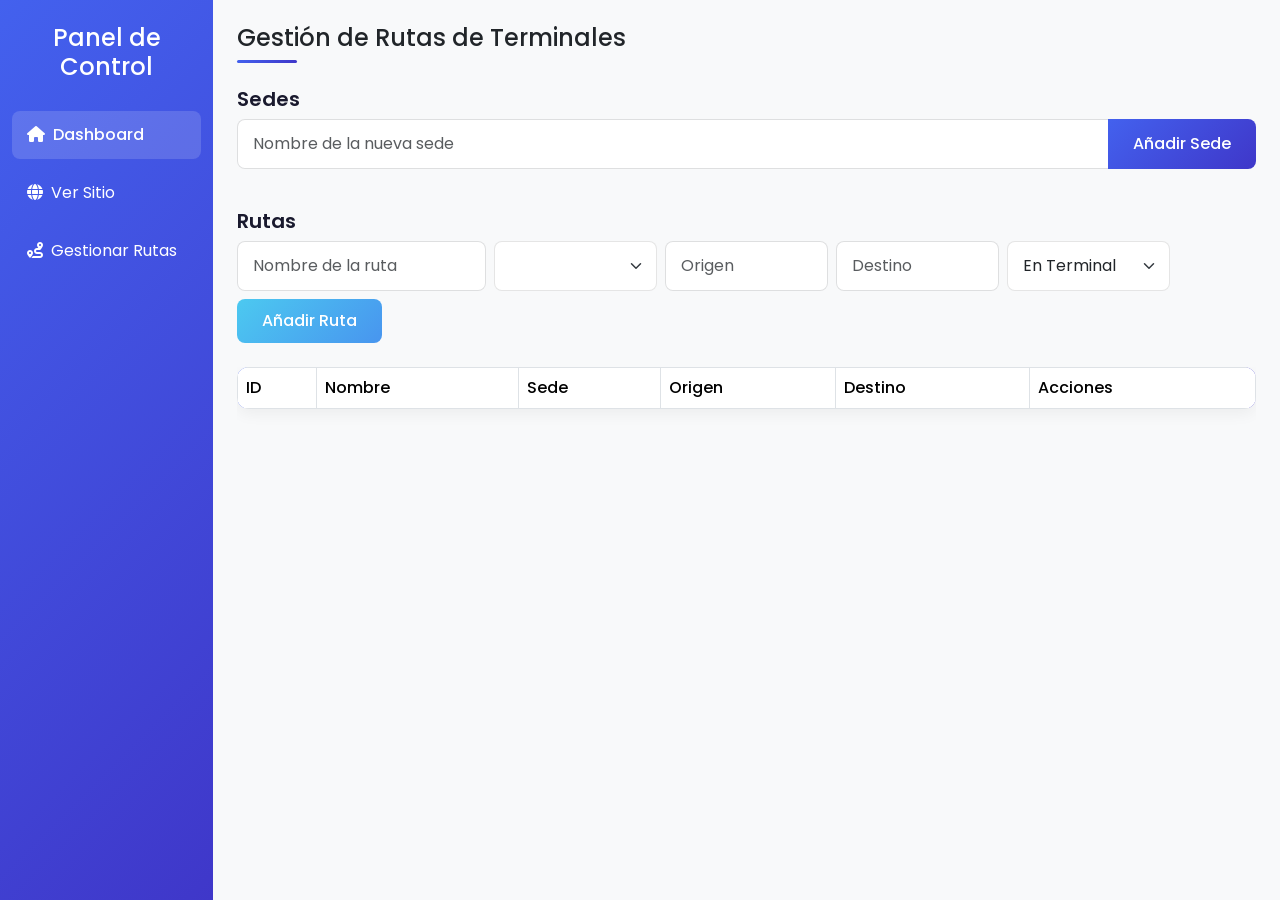
<file: DashboardAdmin.html>
<!DOCTYPE html>
<html lang="es">
  <head>
    <meta charset="UTF-8" />
    <meta name="viewport" content="width=device-width, initial-scale=1.0"/>
    <title>Dashboard de Rutas de Buses</title>
    <!-- Fuente Poppins -->
    <link href="https://fonts.googleapis.com/css2?family=Poppins:wght@300;400;500;600;700&display=swap" rel="stylesheet">
    <!-- Bootstrap Icons -->
    <link rel="stylesheet" href="https://cdn.jsdelivr.net/npm/bootstrap-icons@1.10.0/font/bootstrap-icons.css">
    <!-- Bootstrap CSS -->
    <link href="https://cdn.jsdelivr.net/npm/bootstrap@5.3.0/dist/css/bootstrap.min.css" rel="stylesheet"/>
    <link rel="stylesheet" href="https://cdnjs.cloudflare.com/ajax/libs/font-awesome/6.4.0/css/all.min.css">
    <style>
      :root {
        --primary-color: #4361ee;
        --secondary-color: #3f37c9;
        --accent-color: #4cc9f0;
        --dark-color: #1a1a2e;
        --light-color: #f8f9fa;
      }
  
      body {
        font-family: 'Poppins', sans-serif;
        scroll-behavior: smooth;
        background-color: var(--light-color);
      }
  
      /* Sidebar estilizado */
      #sidebar {
        background: linear-gradient(135deg, var(--primary-color), var(--secondary-color));
        box-shadow: 4px 0 18px rgba(0, 0, 0, 0.1);
        min-height: 100vh;
      }
  
      .nav-link {
        padding: 12px 15px;
        margin: 5px 0;
        border-radius: 8px;
        transition: all 0.3s ease;
      }
  
      .nav-link.active {
        background: rgba(255, 255, 255, 0.15);
        font-weight: 500;
      }
  
      .nav-link:hover:not(.active) {
        background: rgba(255, 255, 255, 0.1);
      }
  
      /* Main content */
      main {
        background-color: var(--light-color);
        padding-top: 2rem !important;
      }
  
      h2, h5 {
        color: var(--dark-color);
        font-weight: 600;
      }
  
      h2 {
        position: relative;
        padding-bottom: 10px;
      }
  
      h2::after {
        content: '';
        position: absolute;
        bottom: 0;
        left: 0;
        width: 60px;
        height: 3px;
        background: linear-gradient(135deg, var(--primary-color), var(--secondary-color));
        border-radius: 2px;
      }
  
      /* Cards */
      .sede-card {
        background: white;
        border-radius: 12px;
        padding: 20px;
        box-shadow: 0 5px 15px rgba(0, 0, 0, 0.05);
        transition: all 0.3s ease;
        border: 1px solid rgba(0, 0, 0, 0.03);
        border-left: 4px solid var(--primary-color);
        margin-bottom: 20px;
      }
  
      .sede-card:hover {
        transform: translateY(-5px);
        box-shadow: 0 8px 25px rgba(0, 0, 0, 0.1);
      }
  
      /* Botones */
      .btn-primary {
        background: linear-gradient(135deg, var(--primary-color), var(--secondary-color));
        border: none;
        font-weight: 500;
        padding: 10px 25px;
        border-radius: 8px;
      }
  
      .btn-primary:hover {
        background: linear-gradient(135deg, var(--secondary-color), var(--primary-color));
        transform: translateY(-2px);
        box-shadow: 0 5px 15px rgba(67, 97, 238, 0.3);
      }
  
      .btn-success {
        background: linear-gradient(135deg, #4cc9f0, #4895ef);
        border: none;
        font-weight: 500;
        padding: 10px 25px;
        border-radius: 8px;
      }
  
      .btn-success:hover {
        background: linear-gradient(135deg, #4895ef, #4cc9f0);
        transform: translateY(-2px);
        box-shadow: 0 5px 15px rgba(76, 201, 240, 0.3);
      }
  
      /* Formularios */
      .form-control, .form-select {
        padding: 12px 15px;
        border-radius: 8px;
        border: 1px solid rgba(0, 0, 0, 0.1);
      }
  
      .form-control:focus, .form-select:focus {
        border-color: var(--primary-color);
        box-shadow: 0 0 0 0.25rem rgba(67, 97, 238, 0.25);
      }
  
      /* Tabla */
      .table {
        border-radius: 12px;
        overflow: hidden;
        box-shadow: 0 5px 15px rgba(0, 0, 0, 0.05);
      }
  
      .table thead {
        background: linear-gradient(135deg, var(--primary-color), var(--secondary-color));
        color: white;
      }
  
      .table th {
        font-weight: 500;
      }
  
      .table-hover tbody tr:hover {
        background-color: rgba(67, 97, 238, 0.05);
      }
  
      /* Animaciones */
      @keyframes fadeIn {
        from { opacity: 0; transform: translateY(20px); }
        to { opacity: 1; transform: translateY(0); }
      }
  
      .animate-fadeIn {
        animation: fadeIn 0.8s ease forwards;
      }
  
      .delay-1 { animation-delay: 0.2s; }
      .delay-2 { animation-delay: 0.4s; }
      .delay-3 { animation-delay: 0.6s; }
    </style>
  </head>
<body>
  <div class="container-fluid">
    <div class="row">
      <!-- Sidebar -->
      <nav id="sidebar" class="col-md-3 col-lg-2 d-md-block sidebar collapse">
        <div class="position-sticky pt-4">
          <div class="text-center mb-4">
            <h4 class="text-white">Panel de Control</h4>
          </div>
          <ul class="nav flex-column">
            <li class="nav-item">
              <a class="nav-link active text-white" href="DashboardAdmin.html">
                <i class="fas fa-home me-2"></i>Dashboard
              </a>
            </li>
            <li class="nav-item">
              <a class="nav-link text-white" href="index.html">
                <i class="fas fa-globe me-2"></i>Ver Sitio
              </a>
            </li>
            <li class="nav-item">
              <a class="nav-link text-white" href="Rutas.html">
                <i class="fas fa-route me-2"></i>Gestionar Rutas
              </a>
            </li>
          </ul>
        </div>
      </nav>

      <!-- Main content -->
      <main class="col-md-9 ms-sm-auto col-lg-10 px-md-4 py-4">
        <h2 class="h4 mb-4">Gestión de Rutas de Terminales</h2>

        <!-- Sedes -->
        <div class="mb-4">
          <h5>Sedes</h5>
          <div class="input-group mb-3">
            <input type="text" id="nuevaSede" placeholder="Nombre de la nueva sede" class="form-control"/>
            <button onclick="agregarSede()" class="btn btn-primary">Añadir Sede</button>
          </div>
          <div id="sedesContainer" class="row">
            <!-- Tarjetas de sedes dinámicas -->
          </div>
        </div>

        <!-- Rutas -->
        <div class="mb-4">
          <h5>Rutas</h5>
          <form class="row g-2" onsubmit="event.preventDefault(); agregarRuta();">
            <div class="col-md-3">
              <input type="text" id="nuevaRutaNombre" placeholder="Nombre de la ruta" class="form-control"/>
            </div>
            <div class="col-md-2">
              <select id="nuevaRutaSede" class="form-select"></select>
            </div>
            <div class="col-md-2">
              <input type="text" id="nuevaRutaOrigen" placeholder="Origen" class="form-control"/>
            </div>
            <div class="col-md-2">
              <input type="text" id="nuevaRutaDestino" placeholder="Destino" class="form-control"/>
            </div>
            <div class="col-md-2">
              <select id="estadoBus" class="form-select">
                <option value="terminal">En Terminal</option>
                <option value="encamino">En Camino</option>
                <option value="llego">Llegó</option>
              </select>
            </div>
            <div class="col-md-2">
              <button type="submit" class="btn btn-success">Añadir Ruta</button>
            </div>
          </form>
        </div>

        <!-- Tabla de rutas -->
        <div class="table-responsive">
          <table class="table table-bordered table-hover">
            <thead>
              <tr>
                <th>ID</th>
                <th>Nombre</th>
                <th>Sede</th>
                <th>Origen</th>
                <th>Destino</th>
                <th>Acciones</th>
              </tr>
            </thead>
            <tbody id="rutasTableBody">
              <!-- Aquí se renderizan las rutas -->
            </tbody>
          </table>
        </div>
      </main>
    </div>
  </div>

  <!-- Bootstrap bundle (con Popper) -->
  <script src="https://cdn.jsdelivr.net/npm/bootstrap@5.3.0/dist/js/bootstrap.bundle.min.js"></script>

  <!-- Lógica personalizada -->
  <script src="js/script.js"></script>
</body>
</html>
</file>
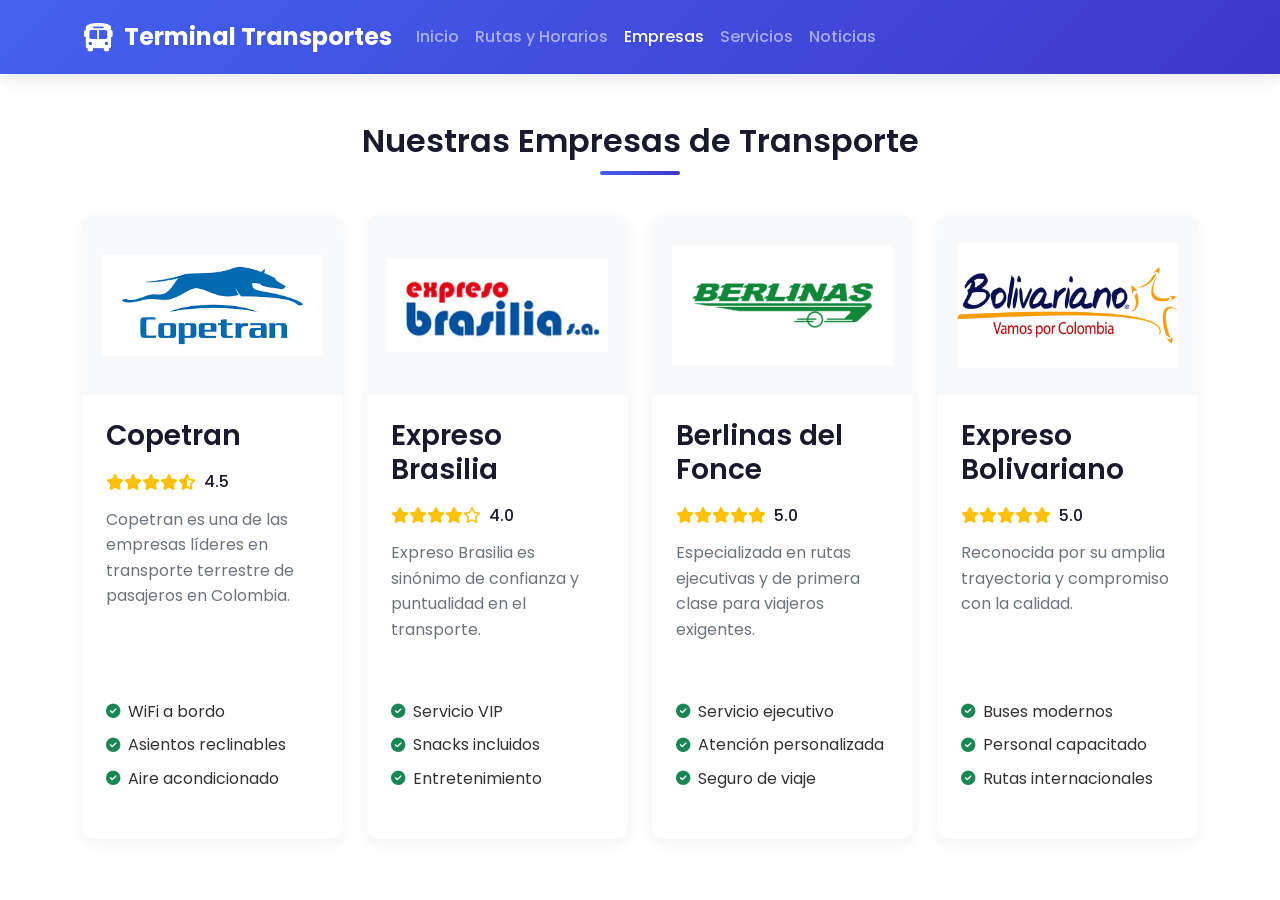
<file: empresas.html>
<!DOCTYPE html>
<html lang="es">
<head>
    <meta charset="UTF-8">
    <meta name="viewport" content="width=device-width, initial-scale=1.0">
    <title>Empresas de Transporte | Terminal Transportes</title>
    <link href="https://cdn.jsdelivr.net/npm/bootstrap@5.3.0/dist/css/bootstrap.min.css" rel="stylesheet">
    <link rel="stylesheet" href="https://cdnjs.cloudflare.com/ajax/libs/font-awesome/6.4.0/css/all.min.css">
    <link href="https://fonts.googleapis.com/css2?family=Poppins:wght@300;400;500;600;700&display=swap" rel="stylesheet">
    <style>
        /* Variables de color */
:root {
  --primary-color: #4361ee;
  --secondary-color: #3f37c9;
  --accent-color: #4cc9f0;
  --dark-color: #1a1a2e;
  --light-color: #f8f9fa;
  --success-color: #28a745;
  --warning-color: #ffc107;
  --danger-color: #dc3545;
  --gray-light: #f8f9fa;
  --gray-medium: #e9ecef;
  --gray-dark: #6c757d;
}

/* Estilos generales */
body {
  font-family: 'Poppins', sans-serif;
  scroll-behavior: smooth;
  color: #333;
  background-color: #fff;
  line-height: 1.6;
}

h1, h2, h3, h4, h5, h6 {
  font-weight: 600;
  color: var(--dark-color);
}

a {
  text-decoration: none;
  transition: all 0.3s ease;
}

/* Navbar */
.navbar {
  background: linear-gradient(135deg, var(--primary-color), var(--secondary-color));
  box-shadow: 0 4px 18px rgba(0, 0, 0, 0.1);
  padding: 0.8rem 0;
}

.navbar-brand {
  font-weight: 700;
  font-size: 1.5rem;
  display: flex;
  align-items: center;
}

.navbar-brand i {
  margin-right: 10px;
  font-size: 1.2em;
}

.nav-link {
  font-weight: 500;
  padding: 0.5rem 1rem;
  border-radius: 4px;
  transition: all 0.3s ease;
}


/* Sección de empresas */
.section-title {
  position: relative;
  padding-bottom: 15px;
  margin-bottom: 2.5rem;
  text-align: center;
}

.section-title::after {
  content: '';
  position: absolute;
  bottom: 0;
  left: 50%;
  transform: translateX(-50%);
  width: 80px;
  height: 4px;
  background: linear-gradient(135deg, var(--primary-color), var(--secondary-color));
  border-radius: 2px;
}

/* Tarjetas de empresas - Estilo imagen arriba/contenido abajo */
.company-card {
  border: none;
  border-radius: 12px;
  overflow: hidden;
  box-shadow: 0 5px 15px rgba(0, 0, 0, 0.05);
  transition: all 0.3s ease;
  margin-bottom: 1.5rem;
  height: 100%;
  background-color: #fff;
  display: flex;
  flex-direction: column;
}

.company-card:hover {
  transform: translateY(-5px);
  box-shadow: 0 10px 25px rgba(0, 0, 0, 0.1);
}

.card-img-top-container {
  height: 180px;
  overflow: hidden;
  display: flex;
  align-items: center;
  justify-content: center;
  background-color: var(--gray-light);
  padding: 20px;
}

.card-img-top-container img {
  width: 100%;
  height: 100%;
  object-fit: contain;
  transition: transform 0.3s ease;
}

.company-card:hover .card-img-top-container img {
  transform: scale(1.05);
}

.card-body {
  padding: 1.5rem;
  flex-grow: 1;
  display: flex;
  flex-direction: column;
}

.card-title {
  font-weight: 600;
  color: var(--dark-color);
  margin-bottom: 1rem;
}

.rating {
  color: var(--warning-color);
  margin-bottom: 0.75rem;
  display: flex;
  align-items: center;
}

.rating span {
  color: var(--dark-color);
  margin-left: 8px;
  font-weight: 500;
}

.card-text {
  color: var(--gray-dark);
  margin-bottom: 1rem;
  flex-grow: 1;
}

.feature-list {
  margin-top: 1rem;
  list-style: none;
  padding-left: 0;
}

.feature-list li {
  margin-bottom: 0.5rem;
  display: flex;
  align-items: center;
}

.feature-list i {
  margin-right: 8px;
  font-size: 0.9em;
}

/* Responsive */
@media (max-width: 991.98px) {
  .card-img-top-container {
    height: 160px;
  }
}

@media (max-width: 767.98px) {
  .card-img-top-container {
    height: 140px;
  }
}

@media (max-width: 575.98px) {
  .card-img-top-container {
    height: 120px;
    padding: 15px;
  }
  
  .card-body {
    padding: 1.25rem;
  }
}

/* Animaciones */
@keyframes fadeIn {
  from { opacity: 0; transform: translateY(20px); }
  to { opacity: 1; transform: translateY(0); }
}

.animate-fadeIn {
  animation: fadeIn 0.8s ease forwards;
}

.delay-1 { animation-delay: 0.2s; }
.delay-2 { animation-delay: 0.4s; }
.delay-3 { animation-delay: 0.6s; }
    </style>
</head>
<body>
    <nav class="navbar navbar-expand-lg navbar-dark bg-primary sticky-top">
        <div class="container">
            <a class="navbar-brand" href="index.html">
                <i class="fas fa-bus"></i> Terminal Transportes
            </a>
            <button class="navbar-toggler" type="button" data-bs-toggle="collapse" data-bs-target="#navbarNav">
                <span class="navbar-toggler-icon"></span>
            </button>
            <div class="collapse navbar-collapse" id="navbarNav">
                <ul class="navbar-nav me-auto">
                    <li class="nav-item">
                        <a class="nav-link" href="index.html">Inicio</a>
                    </li>
                    <li class="nav-item">
                        <a class="nav-link" href="index.html#rutas">Rutas y Horarios</a>
                    </li>
                    <li class="nav-item">
                        <a class="nav-link active" href="empresas.html">Empresas</a>
                    </li>
                    <li class="nav-item">
                        <a class="nav-link" href="index.html#servicios">Servicios</a>
                    </li>
                    <li class="nav-item">
                        <a class="nav-link" href="index.html#noticias">Noticias</a>
                    </li>
                </ul>
            </div>
        </div>
    </nav>

    <section class="py-5">
        <div class="container">
            <h2 class="section-title">Nuestras Empresas de Transporte</h2>
    
            <div class="row g-4">
                <!-- Copetran -->
                <div class="col-md-6 col-lg-3">
                    <div class="company-card animate-fadeIn">
                        <div class="card-img-top-container">
                            <img src="img/copetran.png" class="img-fluid" alt="Copetran">
                        </div>
                        <div class="card-body">
                            <h3 class="card-title">Copetran</h3>
                            <div class="rating">
                                <i class="fas fa-star"></i>
                                <i class="fas fa-star"></i>
                                <i class="fas fa-star"></i>
                                <i class="fas fa-star"></i>
                                <i class="fas fa-star-half-alt"></i>
                                <span>4.5</span>
                            </div>
                            <p class="card-text">Copetran es una de las empresas líderes en transporte terrestre de pasajeros en Colombia.</p>
                            <ul class="feature-list">
                                <li><i class="fas fa-check-circle text-success"></i> WiFi a bordo</li>
                                <li><i class="fas fa-check-circle text-success"></i> Asientos reclinables</li>
                                <li><i class="fas fa-check-circle text-success"></i> Aire acondicionado</li>
                            </ul>
                        </div>
                    </div>
                </div>
    
                <!-- Expreso Brasilia -->
                <div class="col-md-6 col-lg-3">
                    <div class="company-card animate-fadeIn delay-1">
                        <div class="card-img-top-container">
                            <img src="img/expreso-brasilia.png" class="img-fluid" alt="Expreso Brasilia">
                        </div>
                        <div class="card-body">
                            <h3 class="card-title">Expreso Brasilia</h3>
                            <div class="rating">
                                <i class="fas fa-star"></i>
                                <i class="fas fa-star"></i>
                                <i class="fas fa-star"></i>
                                <i class="fas fa-star"></i>
                                <i class="far fa-star"></i>
                                <span>4.0</span>
                            </div>
                            <p class="card-text">Expreso Brasilia es sinónimo de confianza y puntualidad en el transporte.</p>
                            <ul class="feature-list">
                                <li><i class="fas fa-check-circle text-success"></i> Servicio VIP</li>
                                <li><i class="fas fa-check-circle text-success"></i> Snacks incluidos</li>
                                <li><i class="fas fa-check-circle text-success"></i> Entretenimiento</li>
                            </ul>
                        </div>
                    </div>
                </div>
    
                <!-- Berlinas del Fonce -->
                <div class="col-md-6 col-lg-3">
                    <div class="company-card animate-fadeIn delay-2">
                        <div class="card-img-top-container">
                            <img src="img/berlinas.png" class="img-fluid" alt="Berlinas del Fonce">
                        </div>
                        <div class="card-body">
                            <h3 class="card-title">Berlinas del Fonce</h3>
                            <div class="rating">
                                <i class="fas fa-star"></i>
                                <i class="fas fa-star"></i>
                                <i class="fas fa-star"></i>
                                <i class="fas fa-star"></i>
                                <i class="fas fa-star"></i>
                                <span>5.0</span>
                            </div>
                            <p class="card-text">Especializada en rutas ejecutivas y de primera clase para viajeros exigentes.</p>
                            <ul class="feature-list">
                                <li><i class="fas fa-check-circle text-success"></i> Servicio ejecutivo</li>
                                <li><i class="fas fa-check-circle text-success"></i> Atención personalizada</li>
                                <li><i class="fas fa-check-circle text-success"></i> Seguro de viaje</li>
                            </ul>
                        </div>
                    </div>
                </div>
    
                <!-- Expreso Bolivariano -->
                <div class="col-md-6 col-lg-3">
                    <div class="company-card animate-fadeIn delay-3">
                        <div class="card-img-top-container">
                            <img src="img/bolivariano.png" class="img-fluid" alt="Expreso Bolivariano">
                        </div>
                        <div class="card-body">
                            <h3 class="card-title">Expreso Bolivariano</h3>
                            <div class="rating">
                                <i class="fas fa-star"></i>
                                <i class="fas fa-star"></i>
                                <i class="fas fa-star"></i>
                                <i class="fas fa-star"></i>
                                <i class="fas fa-star"></i>
                                <span>5.0</span>
                            </div>
                            <p class="card-text">Reconocida por su amplia trayectoria y compromiso con la calidad.</p>
                            <ul class="feature-list">
                                <li><i class="fas fa-check-circle text-success"></i> Buses modernos</li>
                                <li><i class="fas fa-check-circle text-success"></i> Personal capacitado</li>
                                <li><i class="fas fa-check-circle text-success"></i> Rutas internacionales</li>
                            </ul>
                        </div>
                    </div>
                </div>
            </div>
        </div>
    </section>

    <script src="https://cdn.jsdelivr.net/npm/bootstrap@5.3.0/dist/js/bootstrap.bundle.min.js"></script>
    <script src="js/script.js"></script>
</body>
</html>
</file>
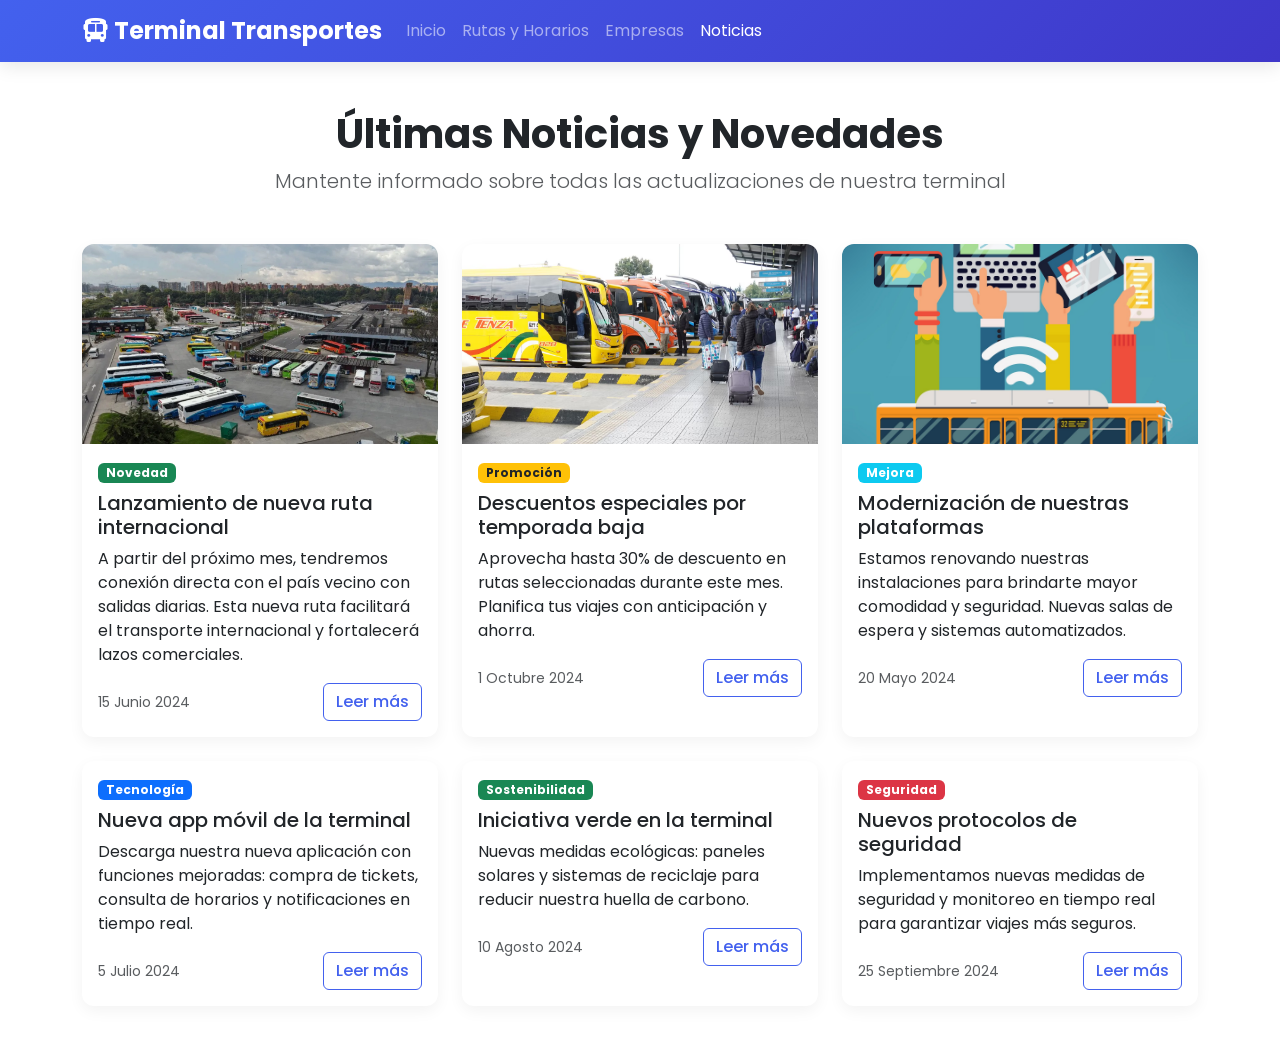
<file: noticias.html>
<!DOCTYPE html>
<html lang="es">
<head>
    <meta charset="UTF-8">
    <meta name="viewport" content="width=device-width, initial-scale=1.0">
    <title>Noticias | Terminal Transportes</title>
    <link href="https://cdn.jsdelivr.net/npm/bootstrap@5.3.0/dist/css/bootstrap.min.css" rel="stylesheet">
    <link rel="stylesheet" href="https://cdnjs.cloudflare.com/ajax/libs/font-awesome/6.4.0/css/all.min.css">
    <link href="https://fonts.googleapis.com/css2?family=Poppins:wght@300;400;500;600;700&display=swap" rel="stylesheet">
    <link rel="stylesheet" href="css/styles.css">
</head>
<body>
    <nav class="navbar navbar-expand-lg navbar-dark bg-primary sticky-top">
        <div class="container">
            <a class="navbar-brand" href="index.html">
                <i class="fas fa-bus"></i> Terminal Transportes
            </a>
            <button class="navbar-toggler" type="button" data-bs-toggle="collapse" data-bs-target="#navbarNav">
                <span class="navbar-toggler-icon"></span>
            </button>
            <div class="collapse navbar-collapse" id="navbarNav">
                <ul class="navbar-nav me-auto">
                    <li class="nav-item">
                        <a class="nav-link" href="index.html">Inicio</a>
                    </li>
                    <li class="nav-item">
                        <a class="nav-link" href="index.html#rutas">Rutas y Horarios</a>
                    </li>
                    <li class="nav-item">
                        <a class="nav-link" href="empresas.html">Empresas</a>
                    </li>
                    <li class="nav-item">
                        <a class="nav-link active" href="noticias.html">Noticias</a>
                    </li>
                </ul>
            </div>
        </div>
    </nav>

    <section class="py-5">
        <div class="container">
            <div class="text-center mb-5">
                <h1 class="fw-bold">Últimas Noticias y Novedades</h1>
                <p class="lead text-muted">Mantente informado sobre todas las actualizaciones de nuestra terminal</p>
            </div>

            <div class="row g-4">
                <!-- Noticia 1 -->
                <div class="col-md-6 col-lg-4">
                    <div class="card news-card h-100">
                        <img src="img/nuevaruta.png" class="card-img-top" alt="Nueva Ruta">
                        <div class="card-body">
                            <span class="badge bg-success mb-2">Novedad</span>
                            <h5 class="card-title">Lanzamiento de nueva ruta internacional</h5>
                            <p class="card-text">A partir del próximo mes, tendremos conexión directa con el país vecino con salidas diarias. Esta nueva ruta facilitará el transporte internacional y fortalecerá lazos comerciales.</p>
                            <div class="d-flex justify-content-between align-items-center">
                                <small class="text-muted">15 Junio 2024</small>
                                <a href="noticia-detalle.html?id=nueva-ruta" class="btn btn-outline-primary">Leer más</a>
                            </div>
                        </div>
                    </div>
                </div>

                <!-- Noticia 2 -->
                <div class="col-md-6 col-lg-4">
                    <div class="card news-card h-100">
                        <img src="img/temporada-baja.png" class="card-img-top" alt="Promoción">
                        <div class="card-body">
                            <span class="badge bg-warning text-dark mb-2">Promoción</span>
                            <h5 class="card-title">Descuentos especiales por temporada baja</h5>
                            <p class="card-text">Aprovecha hasta 30% de descuento en rutas seleccionadas durante este mes. Planifica tus viajes con anticipación y ahorra.</p>
                            <div class="d-flex justify-content-between align-items-center">
                                <small class="text-muted">1 Octubre 2024</small>
                                <a href="noticia-detalle.html?id=temporada-baja" class="btn btn-outline-primary">Leer más</a>
                            </div>
                        </div>
                    </div>
                </div>

                <!-- Noticia 3 -->
                <div class="col-md-6 col-lg-4">
                    <div class="card news-card h-100">
                        <img src="img/modernizacion.png" class="card-img-top" alt="Modernización">
                        <div class="card-body">
                            <span class="badge bg-info mb-2">Mejora</span>
                            <h5 class="card-title">Modernización de nuestras plataformas</h5>
                            <p class="card-text">Estamos renovando nuestras instalaciones para brindarte mayor comodidad y seguridad. Nuevas salas de espera y sistemas automatizados.</p>
                            <div class="d-flex justify-content-between align-items-center">
                                <small class="text-muted">20 Mayo 2024</small>
                                <a href="noticia-detalle.html?id=modernizacion" class="btn btn-outline-primary">Leer más</a>
                            </div>
                        </div>
                    </div>
                </div>

                <!-- Noticias adicionales -->
                <div class="col-md-6 col-lg-4">
                    <div class="card news-card h-100">
                        <div class="card-body">
                            <span class="badge bg-primary mb-2">Tecnología</span>
                            <h5 class="card-title">Nueva app móvil de la terminal</h5>
                            <p class="card-text">Descarga nuestra nueva aplicación con funciones mejoradas: compra de tickets, consulta de horarios y notificaciones en tiempo real.</p>
                            <div class="d-flex justify-content-between align-items-center">
                                <small class="text-muted">5 Julio 2024</small>
                                <a href="noticia-detalle.html?id=app-movil" class="btn btn-outline-primary">Leer más</a>
                            </div>
                        </div>
                    </div>
                </div>

                <div class="col-md-6 col-lg-4">
                    <div class="card news-card h-100">
                        <div class="card-body">
                            <span class="badge bg-success mb-2">Sostenibilidad</span>
                            <h5 class="card-title">Iniciativa verde en la terminal</h5>
                            <p class="card-text">Nuevas medidas ecológicas: paneles solares y sistemas de reciclaje para reducir nuestra huella de carbono.</p>
                            <div class="d-flex justify-content-between align-items-center">
                                <small class="text-muted">10 Agosto 2024</small>
                                <a href="noticia-detalle.html?id=iniciativa-verde" class="btn btn-outline-primary">Leer más</a>
                            </div>
                        </div>
                    </div>
                </div>

                <div class="col-md-6 col-lg-4">
                    <div class="card news-card h-100">
                        <div class="card-body">
                            <span class="badge bg-danger mb-2">Seguridad</span>
                            <h5 class="card-title">Nuevos protocolos de seguridad</h5>
                            <p class="card-text">Implementamos nuevas medidas de seguridad y monitoreo en tiempo real para garantizar viajes más seguros.</p>
                            <div class="d-flex justify-content-between align-items-center">
                                <small class="text-muted">25 Septiembre 2024</small>
                                <a href="noticia-detalle.html?id=protocolos-seguridad" class="btn btn-outline-primary">Leer más</a>
                            </div>
                        </div>
                    </div>
                </div>
            </div>
        </div>
    </section>

    <script src="https://cdn.jsdelivr.net/npm/bootstrap@5.3.0/dist/js/bootstrap.bundle.min.js"></script>
    <script src="js/script.js"></script>
</body>
</html>
</file>
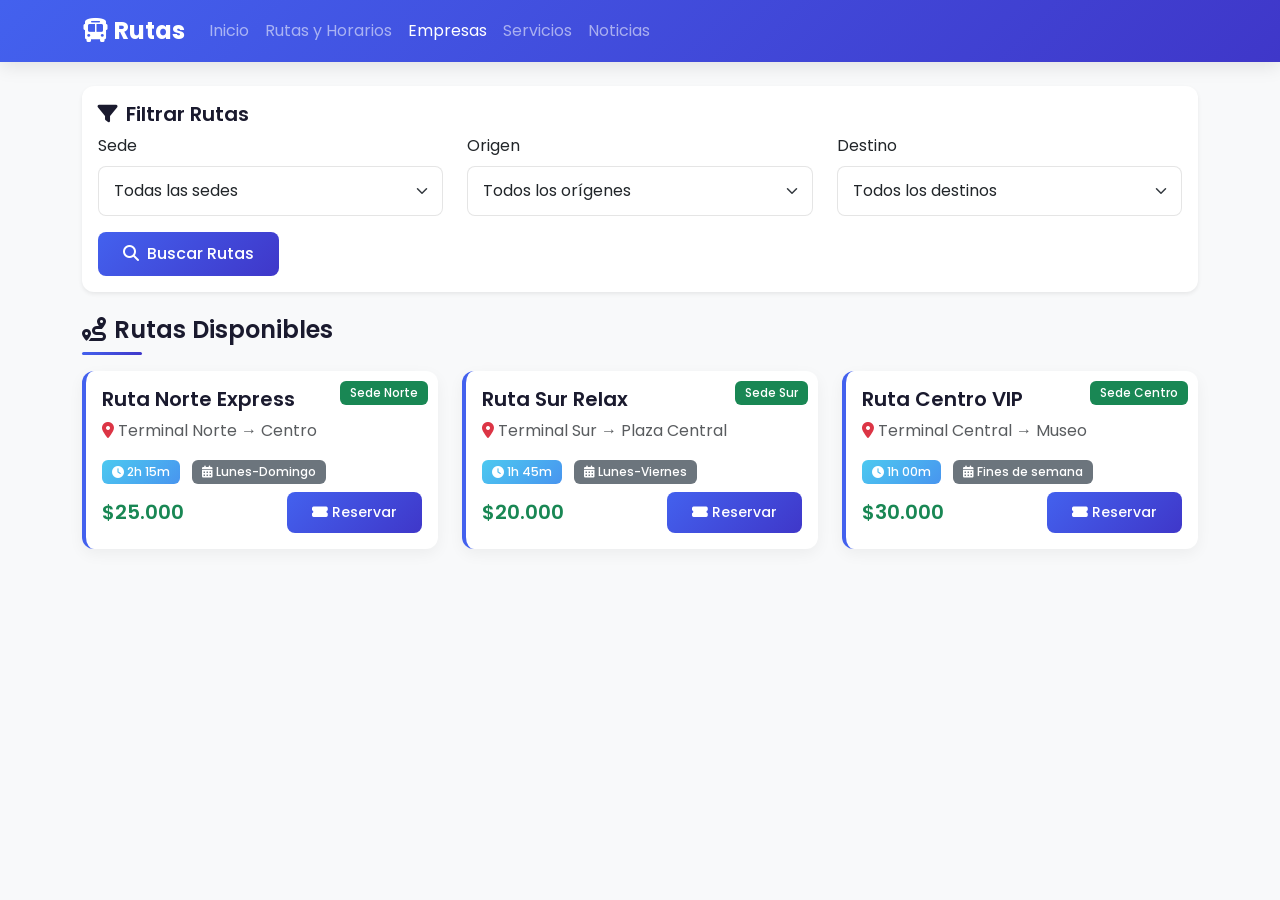
<file: Rutas.html>
<!DOCTYPE html>
<html lang="es">
<head>
    <meta charset="UTF-8">
    <meta name="viewport" content="width=device-width, initial-scale=1.0">
    <title>BusRoute - Sistema de Rutas</title>
    <link href="https://fonts.googleapis.com/css2?family=Poppins:wght@300;400;500;600;700&display=swap" rel="stylesheet">
    <link href="https://cdn.jsdelivr.net/npm/bootstrap@5.3.0/dist/css/bootstrap.min.css" rel="stylesheet">
    <link rel="stylesheet" href="https://cdnjs.cloudflare.com/ajax/libs/font-awesome/6.4.0/css/all.min.css">
    
    <style>
        :root {
            --primary-color: #4361ee;
            --secondary-color: #3f37c9;
            --accent-color: #4cc9f0;
            --dark-color: #1a1a2e;
            --light-color: #f8f9fa;
            --success-color: #4bb543;
        }

        body {
            font-family: 'Poppins', sans-serif;
            scroll-behavior: smooth;
            background-color: var(--light-color);
        }

        /* Navbar */
        .navbar {
            background: linear-gradient(135deg, var(--primary-color), var(--secondary-color));
            box-shadow: 0 4px 18px rgba(0, 0, 0, 0.1);
        }

        .navbar-brand {
            font-weight: 700;
            font-size: 1.5rem;
        }

        /* Cards */
        .card {
            border: none;
            border-radius: 12px;
            box-shadow: 0 5px 15px rgba(0, 0, 0, 0.05);
            transition: all 0.3s ease;
            overflow: hidden;
        }

        .route-card {
            border-left: 4px solid var(--primary-color);
            height: 100%;
        }

        .route-card:hover {
            transform: translateY(-5px);
            box-shadow: 0 8px 25px rgba(0, 0, 0, 0.1);
        }

        .sede-badge {
            position: absolute;
            top: 10px;
            right: 10px;
            font-weight: 500;
            padding: 5px 10px;
            border-radius: 20px;
        }

        /* Botones */
        .btn-primary {
            background: linear-gradient(135deg, var(--primary-color), var(--secondary-color));
            border: none;
            font-weight: 500;
            padding: 10px 25px;
            border-radius: 8px;
        }

        .btn-primary:hover {
            background: linear-gradient(135deg, var(--secondary-color), var(--primary-color));
            transform: translateY(-2px);
            box-shadow: 0 5px 15px rgba(67, 97, 238, 0.3);
        }

        .btn-success {
            background: linear-gradient(135deg, var(--success-color), #3a9e34);
            border: none;
            font-weight: 500;
        }

        /* Formularios */
        .form-control, .form-select {
            padding: 12px 15px;
            border-radius: 8px;
            border: 1px solid rgba(0, 0, 0, 0.1);
        }

        .form-control:focus, .form-select:focus {
            border-color: var(--primary-color);
            box-shadow: 0 0 0 0.25rem rgba(67, 97, 238, 0.25);
        }

        /* Badges */
        .badge {
            font-weight: 500;
            padding: 6px 10px;
            border-radius: 6px;
        }

        .bg-info {
            background: linear-gradient(135deg, var(--accent-color), #4895ef) !important;
            color: white !important;
        }

        /* Modal */
        .modal-content {
            border: none;
            border-radius: 15px;
            overflow: hidden;
        }

        .modal-header {
            background: linear-gradient(135deg, var(--primary-color), var(--secondary-color));
            color: white;
        }

        .list-group-item {
            border-radius: 8px !important;
            margin-bottom: 8px;
            border: 1px solid rgba(0, 0, 0, 0.05);
            transition: all 0.3s ease;
        }

        .list-group-item:hover {
            background-color: rgba(67, 97, 238, 0.05);
        }

        /* Títulos */
        h4, h5, h6 {
            color: var(--dark-color);
            font-weight: 600;
        }

        h4 {
            position: relative;
            padding-bottom: 10px;
        }

        h4::after {
            content: '';
            position: absolute;
            bottom: 0;
            left: 0;
            width: 60px;
            height: 3px;
            background: linear-gradient(135deg, var(--primary-color), var(--secondary-color));
            border-radius: 2px;
        }

        .card-title {
            font-weight: 600;
            color: var(--dark-color);
        }

        /* Animaciones */
        @keyframes fadeIn {
            from { opacity: 0; transform: translateY(20px); }
            to { opacity: 1; transform: translateY(0); }
        }

        .animate-fadeIn {
            animation: fadeIn 0.8s ease forwards;
        }

        .delay-1 { animation-delay: 0.2s; }
        .delay-2 { animation-delay: 0.4s; }
        .delay-3 { animation-delay: 0.6s; }
    </style>
</head>
<body class="bg-light">
    <!-- Navbar -->
    <nav class="navbar navbar-expand-lg navbar-dark bg-primary sticky-top">
        <div class="container">
            <a class="navbar-brand" href="index.html">
                <i class="fas fa-bus"></i> Rutas
            </a>
            <button class="navbar-toggler" type="button" data-bs-toggle="collapse" data-bs-target="#navbarNav">
                <span class="navbar-toggler-icon"></span>
            </button>
            <div class="collapse navbar-collapse" id="navbarNav">
                <ul class="navbar-nav me-auto">
                    <li class="nav-item">
                        <a class="nav-link" href="index.html">Inicio</a>
                    </li>
                    <li class="nav-item">
                        <a class="nav-link" href="index.html#rutas">Rutas y Horarios</a>
                    </li>
                    <li class="nav-item">
                        <a class="nav-link active" href="empresas.html">Empresas</a>
                    </li>
                    <li class="nav-item">
                        <a class="nav-link" href="index.html#servicios">Servicios</a>
                    </li>
                    <li class="nav-item">
                        <a class="nav-link" href="index.html#noticias">Noticias</a>
                    </li>
                </ul>
            </div>
        </div>
    </nav>

    <!-- Filtros -->
    <div class="container py-4">
        <div class="card shadow-sm mb-4">
            <div class="card-body">
                <h5 class="card-title"><i class="fas fa-filter me-2"></i>Filtrar Rutas</h5>
                <div class="row">
                    <div class="col-md-4 mb-3">
                        <label class="form-label">Sede</label>
                        <select class="form-select" id="filterSede">
                            <option value="">Todas las sedes</option>
                            <option value="norte">Sede Norte</option>
                            <option value="sur">Sede Sur</option>
                            <option value="este">Sede Este</option>
                            <option value="oeste">Sede Oeste</option>
                        </select>
                    </div>
                    <div class="col-md-4 mb-3">
                        <label class="form-label">Origen</label>
                        <select class="form-select" id="filterOrigen">
                            <option value="">Todos los orígenes</option>
                            <!-- Opciones se llenarán desde BD -->
                        </select>
                    </div>
                    <div class="col-md-4 mb-3">
                        <label class="form-label">Destino</label>
                        <select class="form-select" id="filterDestino">
                            <option value="">Todos los destinos</option>
                            <!-- Opciones se llenarán desde BD -->
                        </select>
                    </div>
                </div>
                <button class="btn btn-primary" id="btnFiltrar">
                    <i class="fas fa-search me-2"></i>Buscar Rutas
                </button>
            </div>
        </div>

        <!-- Listado de Rutas -->
        <h4 class="mb-3"><i class="fas fa-route me-2"></i>Rutas Disponibles</h4>
        <div class="row" id="rutasContainer">
            <!-- Ejemplo de tarjeta de ruta (se generará dinámicamente desde BD) -->
            <div class="col-md-6 col-lg-4 mb-4">
                <div class="card route-card h-100">
                    <span class="badge bg-success sede-badge">Sede Norte</span>
                    <div class="card-body">
                        <h5 class="card-title">Ruta Norte Express</h5>
                        <p class="text-muted"><i class="fas fa-map-marker-alt text-danger"></i> Terminal Norte → Centro</p>
                        <div class="mb-2">
                            <span class="badge bg-info text-dark"><i class="fas fa-clock"></i> 2h 15m</span>
                            <span class="badge bg-secondary ms-2"><i class="fas fa-calendar-alt"></i> Lunes-Domingo</span>
                        </div>
                        <div class="d-flex justify-content-between align-items-center">
                            <h5 class="mb-0 text-success">$25.000</h5>
                            <button class="btn btn-sm btn-primary" data-bs-toggle="modal" data-bs-target="#pagoModal">
                                <i class="fas fa-ticket-alt"></i> Reservar
                            </button>
                        </div>
                    </div>
                </div>
            </div>
            
            <!-- Más rutas se cargarán aquí desde la BD -->
        </div>
    </div>

    <!-- Modal de Pago -->
    <div class="modal fade" id="pagoModal" tabindex="-1" aria-labelledby="pagoModalLabel" aria-hidden="true">
        <div class="modal-dialog modal-lg">
            <div class="modal-content">
                <div class="modal-header">
                    <h5 class="modal-title" id="pagoModalLabel"><i class="fas fa-credit-card me-2"></i>Método de Pago</h5>
                    <button type="button" class="btn-close" data-bs-dismiss="modal" aria-label="Close"></button>
                </div>
                <div class="modal-body">
                    <div class="container-fluid">
                        <div class="row">
                            <div class="col-md-6">
                                <h6>Resumen de Compra</h6>
                                <div class="card mb-3">
                                    <div class="card-body">
                                        <h6 id="modalRutaNombre">Ruta Norte Express</h6>
                                        <p class="mb-1"><small>Origen:</small> <span id="modalOrigen">Terminal Norte</span></p>
                                        <p class="mb-1"><small>Destino:</small> <span id="modalDestino">Centro</span></p>
                                        <p class="mb-1"><small>Fecha:</small> <span id="modalFecha">15 Jun 2023</span></p>
                                        <hr>
                                        <h5>Total: <span id="modalPrecio" class="text-success">$25.000</span></h5>
                                    </div>
                                </div>
                            </div>
                            <div class="col-md-6">
                                <h6>Seleccione Método de Pago</h6>
                                <div class="list-group mb-3">
                                    <label class="list-group-item">
                                        <input class="form-check-input me-2" type="radio" name="metodoPago" checked>
                                        <i class="fab fa-cc-visa text-primary me-2"></i> Tarjeta de Crédito/Débito
                                    </label>
                                    <label class="list-group-item">
                                        <input class="form-check-input me-2" type="radio" name="metodoPago">
                                        <i class="fas fa-wallet text-success me-2"></i> Pago en Efectivo
                                    </label>
                                    <label class="list-group-item">
                                        <input class="form-check-input me-2" type="radio" name="metodoPago">
                                        <i class="fab fa-paypal text-info me-2"></i> PayPal
                                    </label>
                                </div>
                                
                                <!-- Formulario de Tarjeta (visible solo cuando se selecciona) -->
                                <div id="tarjetaForm">
                                    <div class="mb-3">
                                        <label class="form-label">Número de Tarjeta</label>
                                        <input type="text" class="form-control" placeholder="1234 5678 9012 3456">
                                    </div>
                                    <div class="row">
                                        <div class="col-md-6 mb-3">
                                            <label class="form-label">Fecha Expiración</label>
                                            <input type="text" class="form-control" placeholder="MM/AA">
                                        </div>
                                        <div class="col-md-6 mb-3">
                                            <label class="form-label">CVV</label>
                                            <input type="text" class="form-control" placeholder="123">
                                        </div>
                                    </div>
                                    <div class="mb-3">
                                        <label class="form-label">Nombre en Tarjeta</label>
                                        <input type="text" class="form-control" placeholder="Nombre Apellido">
                                    </div>
                                </div>
                                
                                <button class="btn btn-success w-100" id="btnConfirmarPago" onclick="confirmarPago(event)">
                                    <i class="fas fa-check-circle me-2"></i> Confirmar Pago
                                </button>
                                <div class="alert alert-success mt-3 d-none" id="confirmacionPago">
                                    Pago procesado exitosamente. Redirigiendo...
                                </div>
                            </div>
                        </div>
                    </div>
                </div>
            </div>
        </div>
    </div>

    <script src="https://cdn.jsdelivr.net/npm/bootstrap@5.3.0/dist/js/bootstrap.bundle.min.js"></script>
    <script>
        function obtenerParametrosURL() {
            const params = new URLSearchParams(window.location.search);
            return {
                origen: params.get('origen') || '',
                destino: params.get('destino') || '',
                fecha: params.get('fecha') || '',
                pasajeros: params.get('pasajeros') || ''
            };
        }

        // Este es solo un ejemplo de cómo cargarías datos desde tu BD
        document.addEventListener('DOMContentLoaded', function () {
            const rutasContainer = document.getElementById('rutasContainer');
            const sedeFilter = document.getElementById('filterSede');
            const origenFilter = document.getElementById('filterOrigen');
            const destinoFilter = document.getElementById('filterDestino');

            // Aquí pones tus rutas
            const rutas = [
                {
                    sede: 'Sede Norte',
                    nombre: 'Ruta Norte Express',
                    origen: 'Terminal Norte',
                    destino: 'Centro',
                    duracion: '2h 15m',
                    dias: 'Lunes-Domingo',
                    precio: '$25.000'
                },
                {
                    sede: 'Sede Sur',
                    nombre: 'Ruta Sur Relax',
                    origen: 'Terminal Sur',
                    destino: 'Plaza Central',
                    duracion: '1h 45m',
                    dias: 'Lunes-Viernes',
                    precio: '$20.000'
                },
                {
                    sede: 'Sede Centro',
                    nombre: 'Ruta Centro VIP',
                    origen: 'Terminal Central',
                    destino: 'Museo',
                    duracion: '1h 00m',
                    dias: 'Fines de semana',
                    precio: '$30.000'
                }
                // Agrega más rutas si quieres
            ];

            function mostrarRutas(filtradas) {
                rutasContainer.innerHTML = '';

                if (filtradas.length === 0) {
                    rutasContainer.innerHTML = '<p class="text-center">No se encontraron rutas con esos filtros.</p>';
                    return;
                }

                filtradas.forEach(ruta => {
                    rutasContainer.innerHTML += `
                <div class="col-md-6 col-lg-4 mb-4">
                    <div class="card route-card h-100">
                        <span class="badge bg-success sede-badge">${ruta.sede}</span>
                        <div class="card-body">
                            <h5 class="card-title">${ruta.nombre}</h5>
                            <p class="text-muted"><i class="fas fa-map-marker-alt text-danger"></i> ${ruta.origen} → ${ruta.destino}</p>
                            <div class="mb-2">
                                <span class="badge bg-info text-dark"><i class="fas fa-clock"></i> ${ruta.duracion}</span>
                                <span class="badge bg-secondary ms-2"><i class="fas fa-calendar-alt"></i> ${ruta.dias}</span>
                            </div>
                            <div class="d-flex justify-content-between align-items-center">
                                <h5 class="mb-0 text-success">${ruta.precio}</h5>
                                <button class="btn btn-sm btn-primary" data-bs-toggle="modal" data-bs-target="#pagoModal">
                                    <i class="fas fa-ticket-alt"></i> Reservar
                                </button>
                            </div>
                        </div>
                    </div>
                </div>
            `;
                });

                actualizarEventosReserva();
            }

            function actualizarEventosReserva() {
                document.querySelectorAll('[data-bs-target="#pagoModal"]').forEach(btn => {
                    btn.addEventListener('click', function () {
                        const cardBody = this.closest('.card-body');
                        const routeName = cardBody.querySelector('.card-title').textContent;
                        const [origen, destino] = cardBody.querySelector('.text-muted').textContent.split('→');
                        const precio = cardBody.querySelector('.text-success').textContent;

                        document.getElementById('modalRutaNombre').textContent = routeName;
                        document.getElementById('modalOrigen').textContent = origen.trim();
                        document.getElementById('modalDestino').textContent = destino.trim();
                        document.getElementById('modalPrecio').textContent = precio;

                        const today = new Date();
                        document.getElementById('modalFecha').textContent = today.toLocaleDateString('es-ES', {
                            day: 'numeric', month: 'short', year: 'numeric'
                        });
                    });
                });
            }

            function filtrarRutas() {
                const sede = sedeFilter.value;
                const origen = origenFilter.value;
                const destino = destinoFilter.value;

                const filtradas = rutas.filter(ruta => {
                    return (sede === '' || ruta.sede === sede) &&
                        (origen === '' || ruta.origen === origen) &&
                        (destino === '' || ruta.destino === destino);
                });

                mostrarRutas(filtradas);
            }

            // Mostrar todas las rutas al principio
            mostrarRutas(rutas);

            // Eventos cuando cambian los filtros
            sedeFilter.addEventListener('change', filtrarRutas);
            origenFilter.addEventListener('change', filtrarRutas);
            destinoFilter.addEventListener('change', filtrarRutas);


            function confirmarPago(event) {
                event.preventDefault(); // Evitar que el formulario se envíe de forma normal
                const confirmacion = document.getElementById('confirmacionPago');
                confirmacion.classList.remove('d-none');
                setTimeout(() => {
                    window.location.href = 'mis-boletos.html';
                }, 2000);
            }
        });
    </script>
</body>
</html>
</file>
<file: css/styles.css>
:root {
    --primary-color: #4361ee;
    --secondary-color: #3f37c9;
    --accent-color: #4cc9f0;
    --dark-color: #1a1a2e;
    --light-color: #f8f9fa;
}

body {
    font-family: 'Poppins', sans-serif;
    scroll-behavior: smooth;
}

.navbar {
    background: linear-gradient(135deg, var(--primary-color), var(--secondary-color));
    box-shadow: 0 4px 18px rgba(0, 0, 0, 0.1);
}

.navbar-brand {
    font-weight: 700;
    font-size: 1.5rem;
}

.hero-section {
    background: linear-gradient(rgba(26, 26, 46, 0.85), rgba(26, 26, 46, 0.85)), url('https://images.unsplash.com/photo-1544620347-c4fd4a3d5957?ixlib=rb-4.0.3&ixid=M3wxMjA3fDB8MHxwaG90by1wYWdlfHx8fGVufDB8fHx8fA%3D%3D&auto=format&fit=crop&w=1920&q=80') no-repeat center center;
    background-size: cover;
    color: white;
    padding: 180px 0 150px;
    position: relative;
    overflow: hidden;
}

.hero-section::before {
    content: '';
    position: absolute;
    bottom: -50px;
    left: 0;
    width: 100%;
    height: 100px;
    background: var(--light-color);
    clip-path: polygon(0 70%, 100% 0, 100% 100%, 0% 100%);
    z-index: 1;
}

.search-card {
    border-radius: 15px;
    border: none;
    box-shadow: 0 10px 30px rgba(0, 0, 0, 0.15);
    overflow: hidden;
    background: rgba(255, 255, 255, 0.95);
    backdrop-filter: blur(10px);
}

.nav-pills .nav-link.active {
    background: linear-gradient(135deg, var(--primary-color), var(--secondary-color));
    font-weight: 500;
}

.nav-pills .nav-link {
    color: var(--dark-color);
    font-weight: 500;
}

.stat-card {
    background: white;
    border-radius: 12px;
    padding: 30px 20px;
    box-shadow: 0 5px 15px rgba(0, 0, 0, 0.05);
    transition: all 0.3s ease;
    border: 1px solid rgba(0, 0, 0, 0.03);
}

.stat-card:hover {
    transform: translateY(-5px);
    box-shadow: 0 8px 25px rgba(0, 0, 0, 0.1);
}

.stat-card .display-4 {
    background: linear-gradient(135deg, var(--primary-color), var(--secondary-color));
    -webkit-text-fill-color: transparent;
    font-weight: 700;
}

.ticket-card {
    border: none;
    border-radius: 12px;
    overflow: hidden;
    box-shadow: 0 5px 15px rgba(0, 0, 0, 0.05);
    transition: all 0.3s ease;
    cursor: pointer;
}

.ticket-card:hover {
    transform: translateY(-10px);
    box-shadow: 0 15px 30px rgba(0, 0, 0, 0.1);
}

.ticket-card .badge {
    font-size: 0.75rem;
    padding: 5px 10px;
    font-weight: 600;
}

.company-card {
    border: none;
    border-radius: 12px;
    overflow: hidden;
    box-shadow: 0 5px 15px rgba(0, 0, 0, 0.05);
    transition: all 0.3s ease;
}

.company-card:hover {
    transform: translateY(-5px);
    box-shadow: 0 10px 25px rgba(0, 0, 0, 0.1);
}

.service-card {
    background: white;
    border: none;
    border-radius: 12px;
    padding: 30px;
    box-shadow: 0 5px 15px rgba(0, 0, 0, 0.05);
    transition: all 0.3s ease;
    height: 100%;
    display: flex;
    flex-direction: column;
    align-items: center;
    text-align: center;
}

.service-card:hover {
    transform: translateY(-10px);
    box-shadow: 0 15px 30px rgba(0, 0, 0, 0.1);
}

.service-card i {
    font-size: 2.5rem;
    margin-bottom: 20px;
    background: linear-gradient(135deg, var(--primary-color), var(--secondary-color));
    -webkit-text-fill-color: transparent;
}

.news-card {
    border: none;
    border-radius: 12px;
    overflow: hidden;
    box-shadow: 0 5px 15px rgba(0, 0, 0, 0.05);
    transition: all 0.3s ease;
}

.news-card:hover {
    transform: translateY(-5px);
    box-shadow: 0 10px 25px rgba(0, 0, 0, 0.1);
}

.news-card img {
    height: 200px;
    object-fit: cover;
    width: 100%;
}

.testimonial-card {
    border: none;
    border-radius: 15px;
    box-shadow: 0 10px 30px rgba(0, 0, 0, 0.05);
    overflow: hidden;
}

.contact-card {
    border: none;
    border-radius: 15px;
    box-shadow: 0 10px 30px rgba(0, 0, 0, 0.05);
}

.map-container {
    height: 400px;
    border-radius: 15px;
    overflow: hidden;
    box-shadow: 0 10px 30px rgba(0, 0, 0, 0.05);
}

.btn-primary {
    background: linear-gradient(135deg, var(--primary-color), var(--secondary-color));
    border: none;
    font-weight: 500;
    padding: 10px 25px;
    border-radius: 8px;
}

.btn-primary:hover {
    background: linear-gradient(135deg, var(--secondary-color), var(--primary-color));
    transform: translateY(-2px);
    box-shadow: 0 5px 15px rgba(67, 97, 238, 0.3);
}

.btn-outline-primary {
    color: var(--primary-color);
    border-color: var(--primary-color);
    font-weight: 500;
}

.btn-outline-primary:hover {
    background: linear-gradient(135deg, var(--primary-color), var(--secondary-color));
    color: white;
}

.section-title {
    position: relative;
    display: inline-block;
    margin-bottom: 50px;
}

.section-title::after {
    content: '';
    position: absolute;
    bottom: -15px;
    left: 50%;
    transform: translateX(-50%);
    width: 80px;
    height: 4px;
    background: linear-gradient(135deg, var(--primary-color), var(--secondary-color));
    border-radius: 2px;
}

footer {
    background: var(--dark-color);
    color: white;
    position: relative;
    padding-top: 80px;
}

footer::before {
    content: '';
    position: absolute;
    top: -50px;
    left: 0;
    width: 100%;
    height: 100px;
    background: var(--light-color);
    clip-path: polygon(0 0, 100% 30%, 100% 100%, 0% 100%);
}

.social-icons a {
    display: inline-flex;
    align-items: center;
    justify-content: center;
    width: 40px;
    height: 40px;
    border-radius: 50%;
    background: rgba(255, 255, 255, 0.1);
    color: white;
    margin-right: 10px;
    transition: all 0.3s ease;
}

.social-icons a:hover {
    background: var(--primary-color);
    transform: translateY(-3px);
}

.modal-content {
    border: none;
    border-radius: 15px;
    overflow: hidden;
}

.form-control, .form-select {
    padding: 12px 15px;
    border-radius: 8px;
    border: 1px solid rgba(0, 0, 0, 0.1);
}

.form-control:focus, .form-select:focus {
    border-color: var(--primary-color);
    box-shadow: 0 0 0 0.25rem rgba(67, 97, 238, 0.25);
}

/* Animaciones */
@keyframes fadeIn {
    from { opacity: 0; transform: translateY(20px); }
    to { opacity: 1; transform: translateY(0); }
}

.animate-fadeIn {
    animation: fadeIn 0.8s ease forwards;
}

.delay-1 { animation-delay: 0.2s; }
.delay-2 { animation-delay: 0.4s; }
.delay-3 { animation-delay: 0.6s; }

/* Efecto de onda en el hero */
.wave {
    position: absolute;
    bottom: 0;
    left: 0;
    width: 100%;
    height: 100px;
    background: url('data:image/svg+xml;utf8,<svg viewBox="0 0 1200 120" xmlns="http://www.w3.org/2000/svg" preserveAspectRatio="none"><path d="M0,0V46.29c47.79,22.2,103.59,32.17,158,28,70.36-5.37,136.33-33.31,206.8-37.5C438.64,32.43,512.34,53.67,583,72.05c69.27,18,138.3,24.88,209.4,13.08,36.15-6,69.85-17.84,104.45-29.34C989.49,25,1113-14.29,1200,52.47V0Z" fill="%23f8f9fa" opacity=".25"/><path d="M0,0V15.81C13,36.92,27.64,56.86,47.69,72.05,99.41,111.27,165,111,224.58,91.58c31.15-10.15,60.09-26.07,89.67-39.8,40.92-19,84.73-46,130.83-49.67,36.26-2.85,70.9,9.42,98.6,31.56,31.77,25.39,62.32,62,103.63,73,40.44,10.79,81.35-6.69,119.13-24.28s75.16-39,116.92-43.05c59.73-5.85,113.28,22.88,168.9,38.84,30.2,8.66,59,6.17,87.09-7.5,22.43-10.89,48-26.93,60.65-49.24V0Z" fill="%23f8f9fa" opacity=".5"/><path d="M0,0V5.63C149.93,59,314.09,71.32,475.83,42.57c43-7.64,84.23-20.12,127.61-26.46,59-8.63,112.48,12.24,165.56,35.4C827.93,77.22,886,95.24,951.2,90c86.53-7,172.46-45.71,248.8-84.81V0Z" fill="%23f8f9fa"/></svg>');
    background-size: cover;
    background-repeat: no-repeat;
}
</file>
